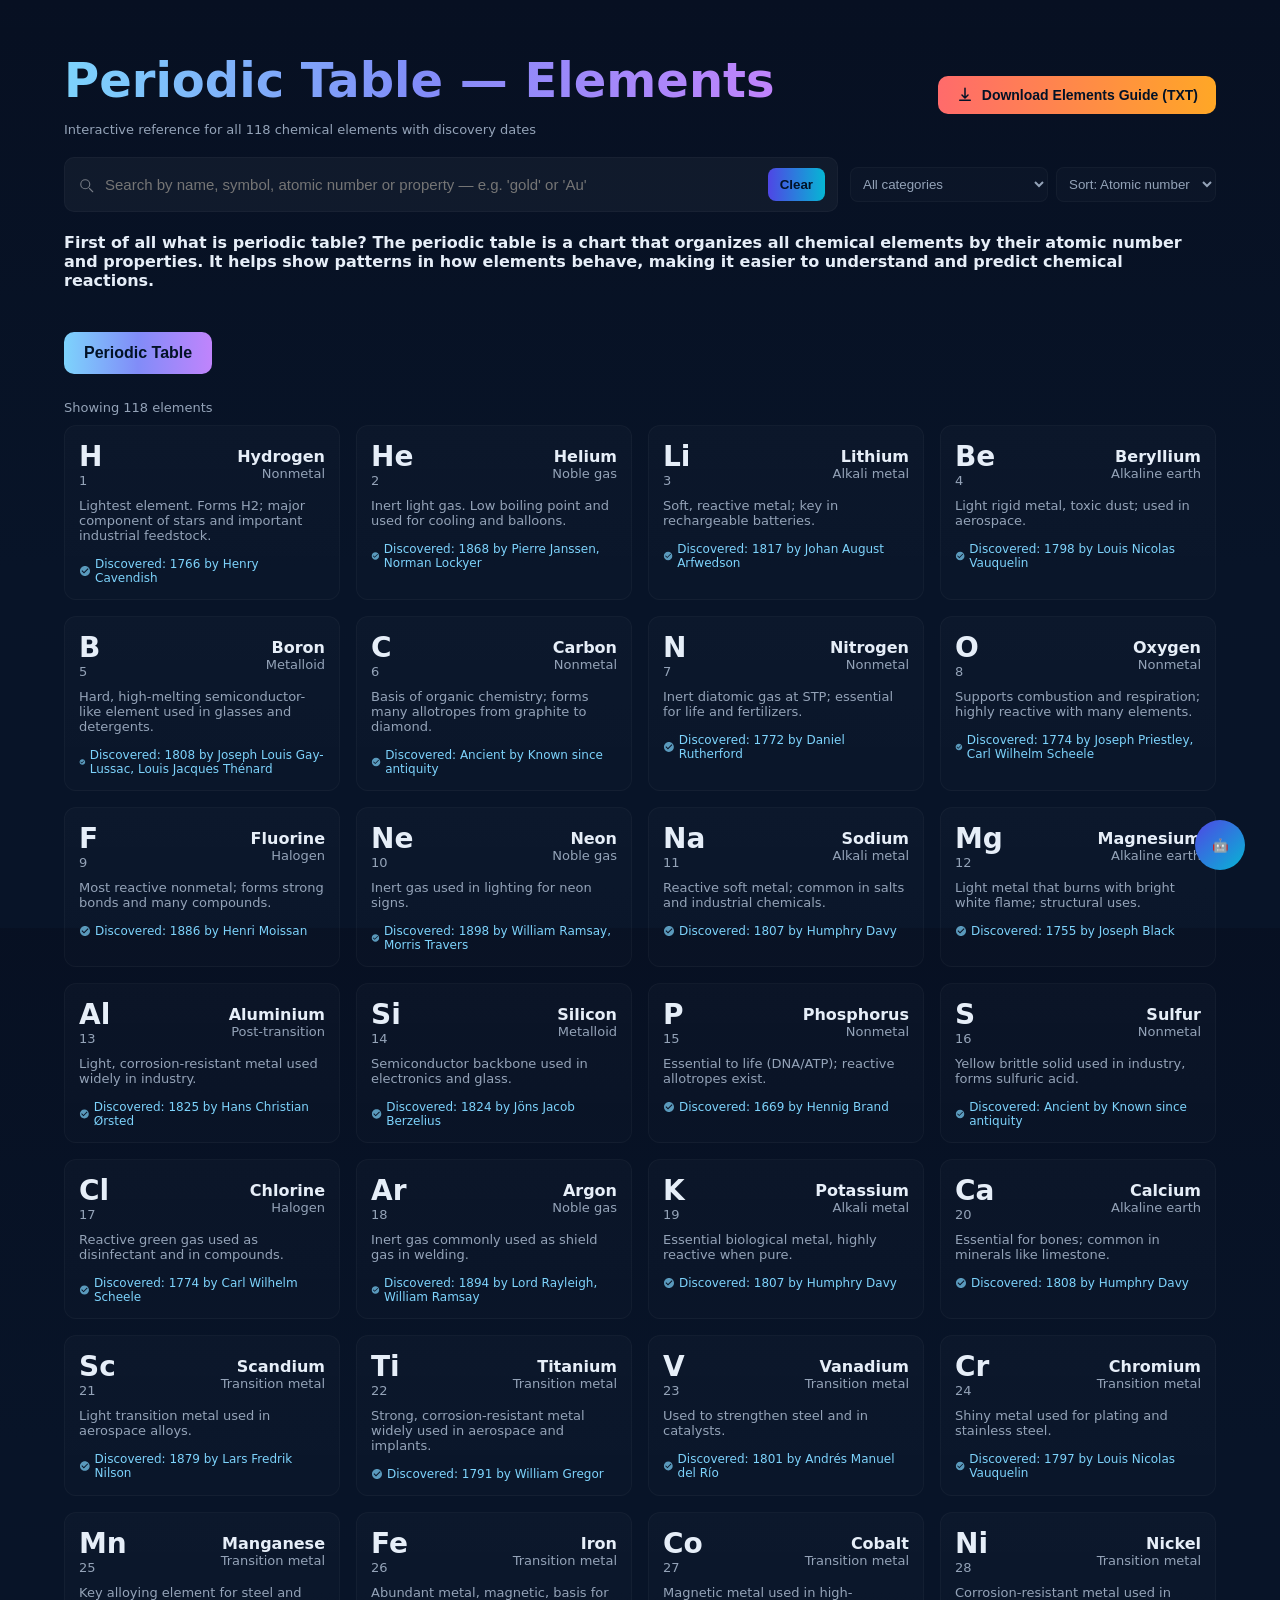
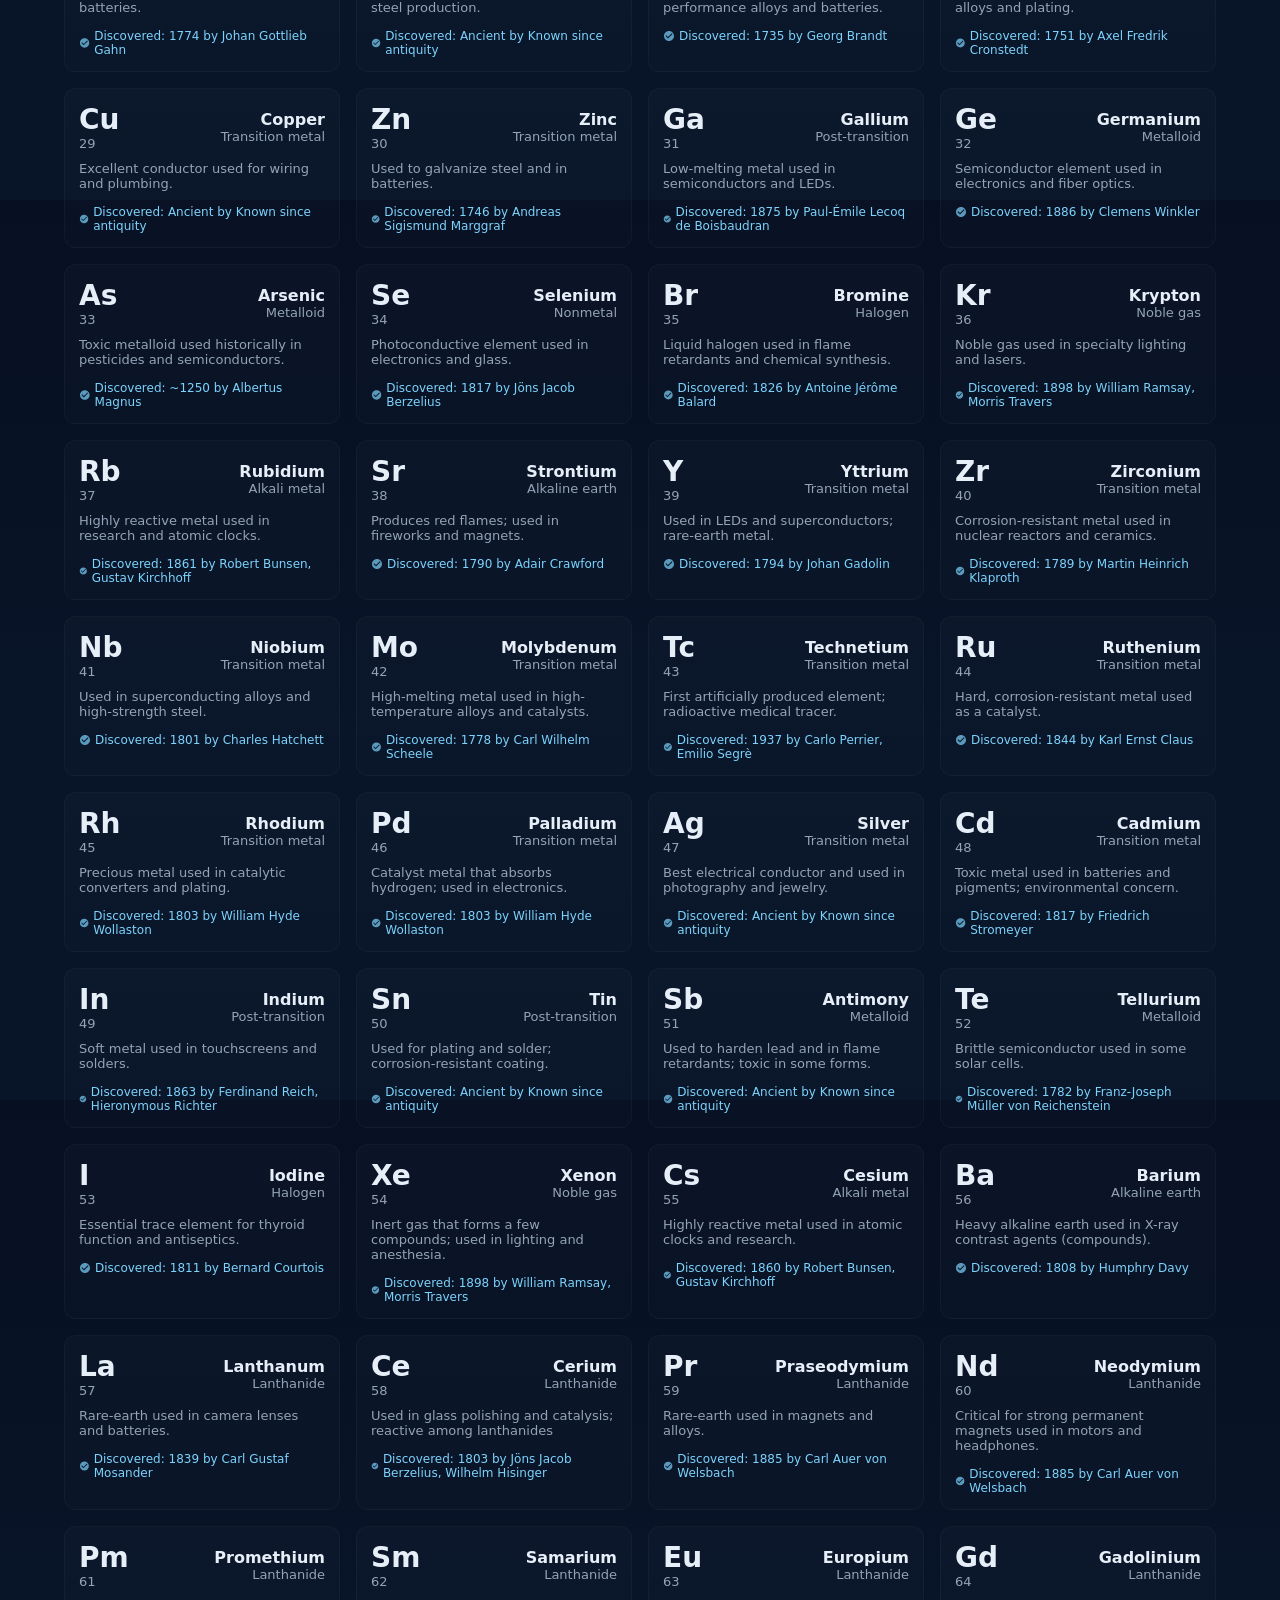
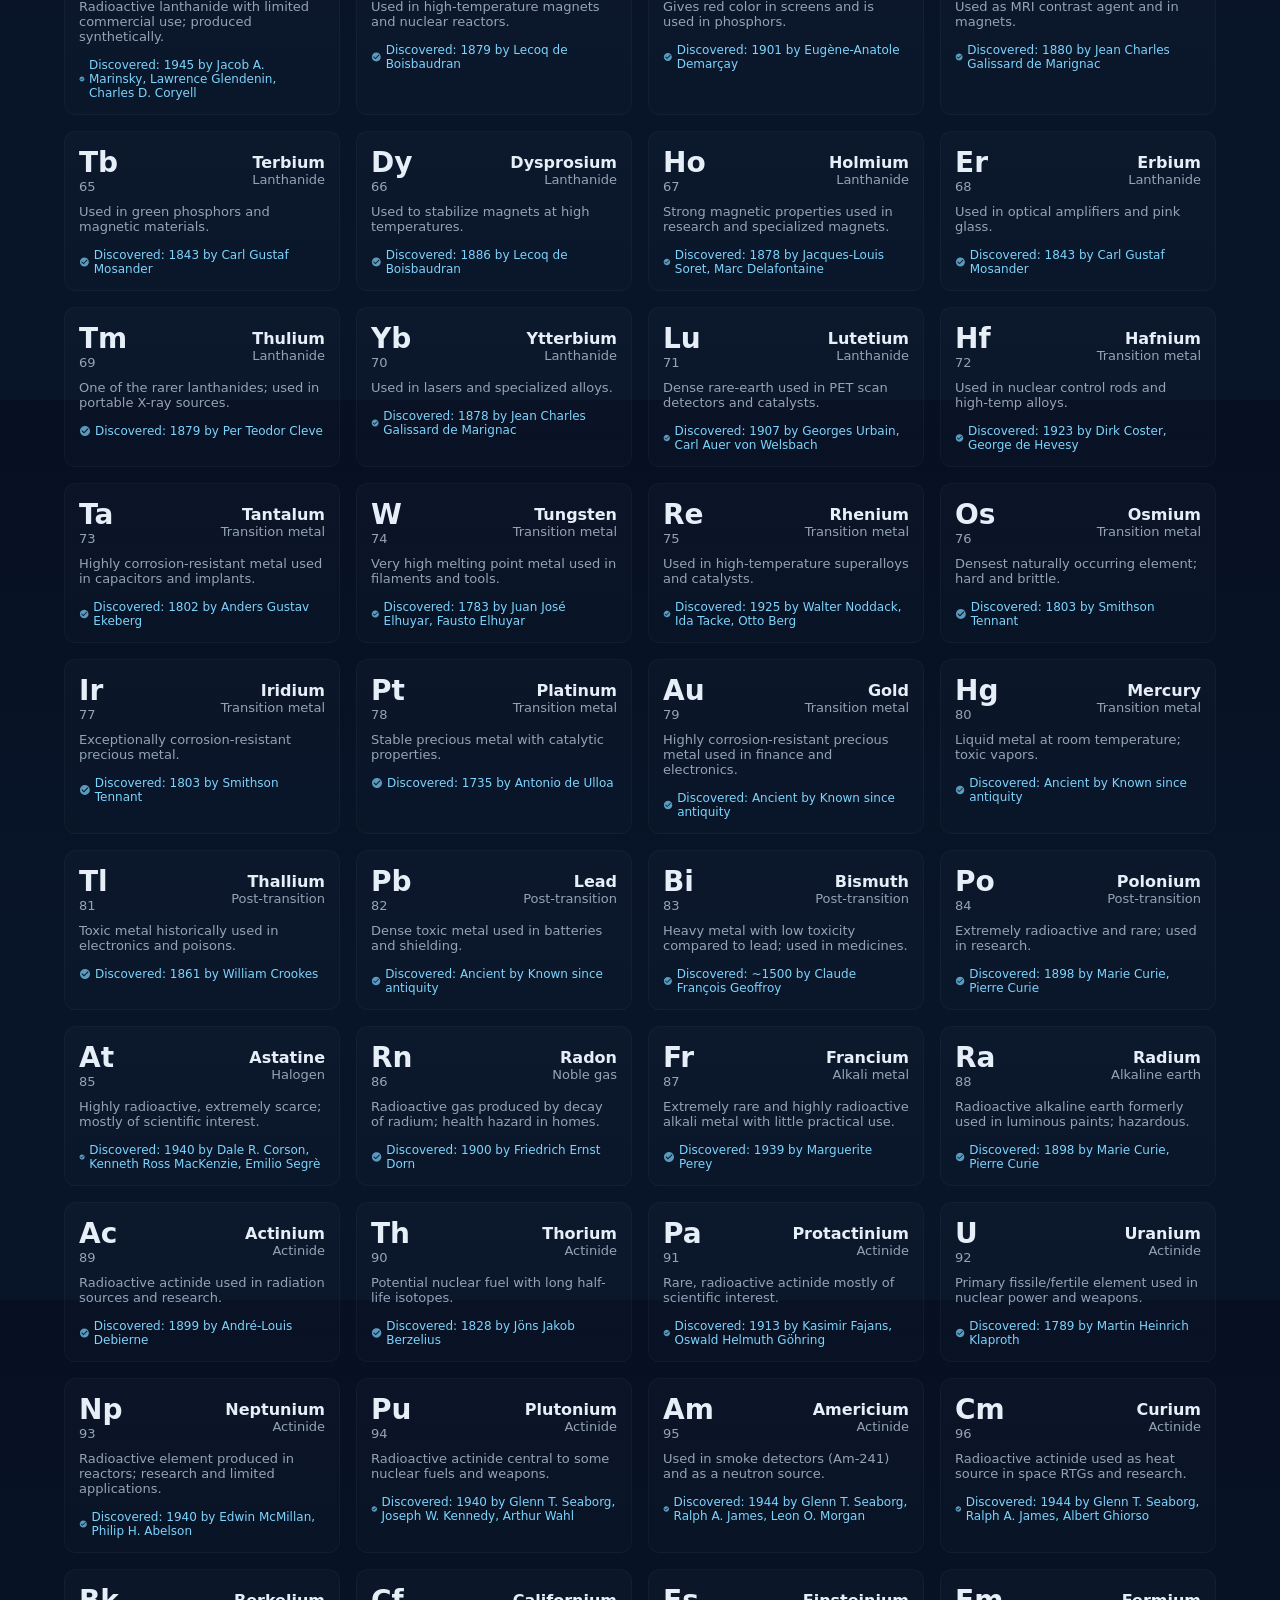
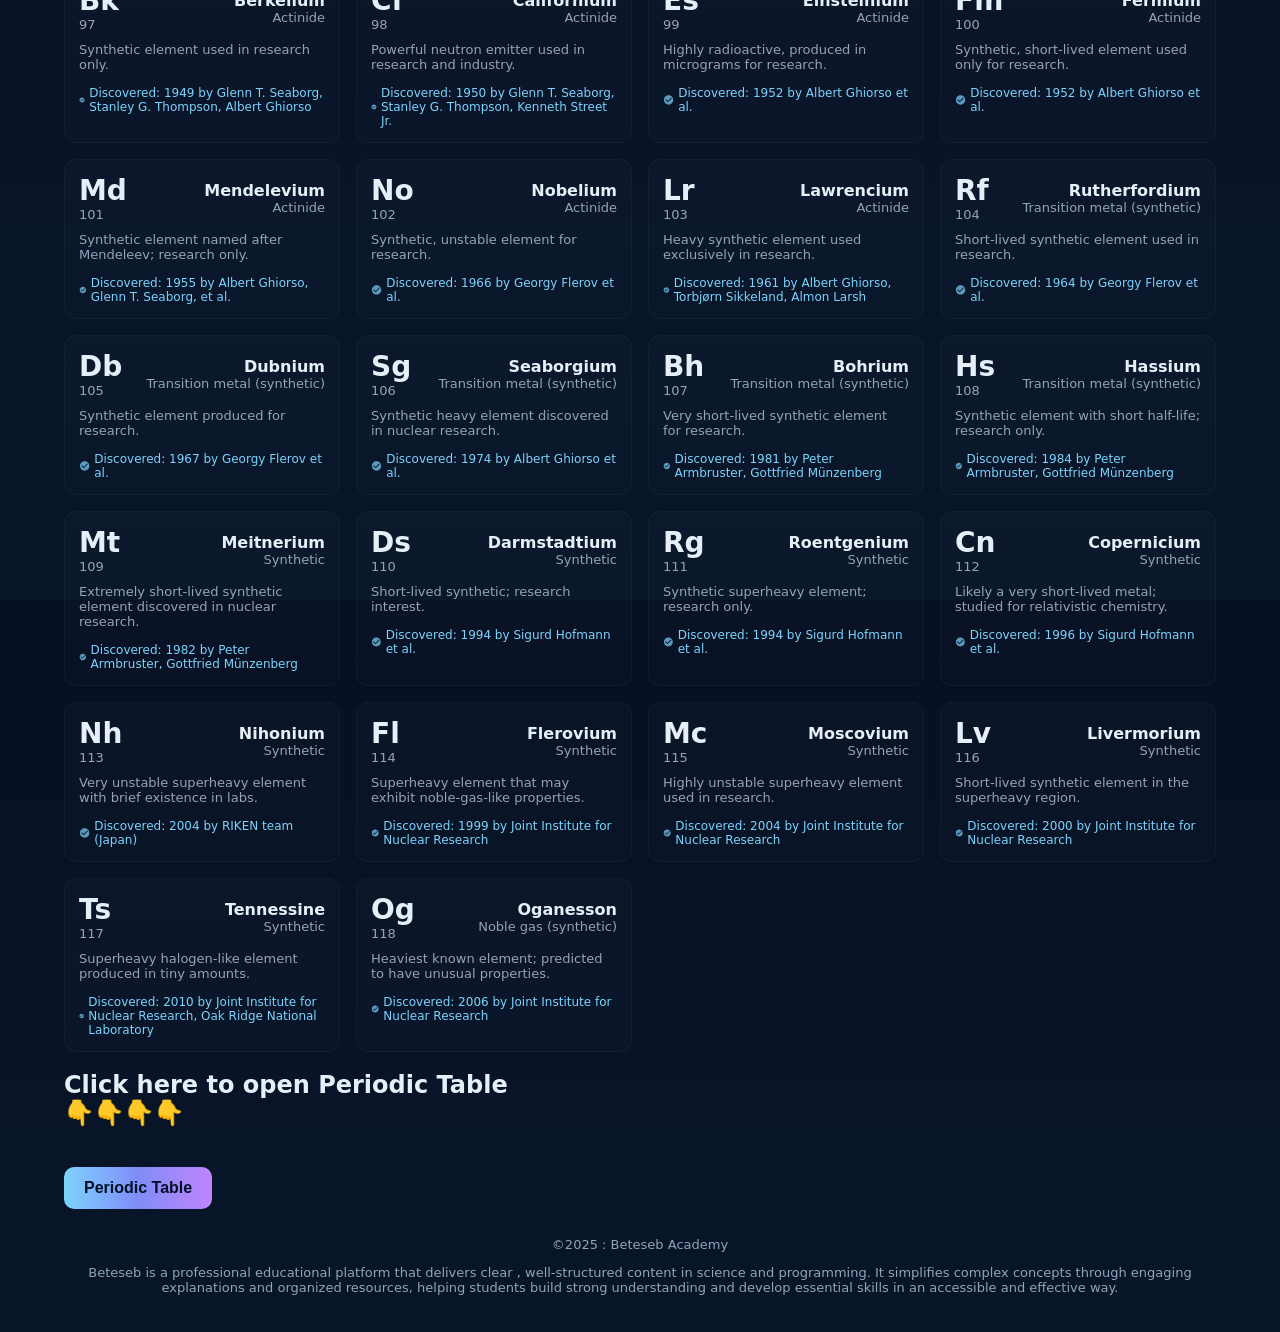
<file: index.html>
<!doctype html>
<html lang="en">
<head>
  <meta charset="utf-8" />
  <meta name="viewport" content="width=device-width,initial-scale=1" />
  <title>Beteseb Academy - Periodic Table</title>
  <meta name="description" content="Comprehensive reference for all 118 chemical elements with discovery dates. Search, filter and view professional element cards and detailed facts." />
  <link rel="stylesheet" href="style.css" />
</head>
<body>
  <div class="wrap">
    <header>
      <div class="brand">
        <div>
          <h1>Periodic Table — Elements</h1>
          <p class="lead">Interactive reference for all 118 chemical elements with discovery dates</p>
        </div>
      </div>
      
      <!-- PDF Download Button -->
      <button id="downloadPdf" class="pdf-btn">
        <svg xmlns="http://www.w3.org/2000/svg" viewBox="0 0 24 24" fill="currentColor">
          <path d="M12 2a1 1 0 0 1 1 1v10.586l2.293-2.293a1 1 0 1 1 1.414 1.414l-4 4a1 1 0 0 1-1.414 0l-4-4a1 1 0 1 1 1.414-1.414L11 13.586V3a1 1 0 0 1 1-1zM5 18a1 1 0 1 0 0 2h14a1 1 0 1 0 0-2H5z"/>
        </svg>
        Download Elements Guide (TXT)
      </button>
    </header>

    <div class="controls">
      <div class="search" role="search">
        <svg width="18" height="18" viewBox="0 0 24 24" fill="none" style="opacity:0.7;margin-right:8px"><path d="M21 21l-4.35-4.35" stroke="white" stroke-opacity="0.6" stroke-width="1.5" stroke-linecap="round" stroke-linejoin="round"></path><circle cx="11" cy="11" r="6" stroke="white" stroke-opacity="0.6" stroke-width="1.5"></circle></svg>
        <input id="searchInput" placeholder="Search by name, symbol, atomic number or property — e.g. 'gold' or 'Au'" aria-label="Search elements" />
        <button id="clearBtn" class="btn" style="margin-left:12px">Clear</button>
      </div>

      <div class="filters">
        <select id="categoryFilter" class="select" aria-label="Filter by category">
          <option value="all">All categories</option>
        </select>
        <select id="sortSelect" class="select" aria-label="Sort elements">
          <option value="number">Sort: Atomic number</option>
          <option value="name">Sort: Name (A–Z)</option>
          <option value="symbol">Sort: Symbol (A–Z)</option>
          <option value="discovery">Sort: Discovery Year</option>
        </select>
      </div>
    </div>
    <h4 id="pop"> First of all what is periodic table? The periodic table is a chart that organizes all chemical elements by their atomic number and properties.
       It helps show patterns in how elements behave, making it easier to understand and predict chemical reactions.
</h4>
    <a href="Perodic-table.html">
      <button type="button" class="bbtn">Periodic Table</button>
    </a>
    
    <main>
      <div id="resultCount" class="search-hint" style="margin-bottom:10px">Loading 118 elements...</div>
      <div id="grid" class="grid" role="list"></div>
    </main>
    
    <h2>Click here to open Periodic Table<br>👇👇👇👇</h2>
    <a href="Perodic-table.html">
      <button type="button" class="bbtn">Periodic Table</button>
    </a>
    
    <footer>©️2025 : Beteseb Academy<br>
     <p id="pp"> Beteseb is a professional educational platform that delivers clear
      , well-structured content in science and programming.
       It simplifies complex concepts through engaging explanations and organized resources,
 helping students build strong understanding and develop essential skills in an accessible and effective way.
     </p>

    </footer>
  </div>

  <!-- Modal -->
  <div id="modalBackdrop" class="modal-backdrop" role="dialog" aria-hidden="true">
    <div class="modal" role="document">
      <div class="modal-grid">
        <div style="display:flex;flex-direction:column;align-items:flex-start;gap:8px">
          <div class="big-symbol" id="modalSymbol">H</div>
          <div class="chip" id="modalNumber">1</div>
          <div class="chip" id="modalCategory">Nonmetal</div>
          <div class="chip" id="modalDiscovery">Discovered: 1766</div>
        </div>
        
        <div>
          <h2 id="modalName">Hydrogen (H)</h2>
          <div class="discovery-info" id="modalDiscoverer">
            <svg xmlns="http://www.w3.org/2000/svg" viewBox="0 0 24 24" fill="currentColor">
              <path d="M12 2C6.48 2 2 6.48 2 12s4.48 10 10 10 10-4.48 10-10S17.52 2 12 2zm-2 15l-5-5 1.41-1.41L10 14.17l7.59-7.59L19 8l-9 9z"/>
            </svg>
            Discovered by: Henry Cavendish
          </div>
          <div class="facts" id="modalSummary">Summary content</div>
          <hr style="margin:12px 0;border-color:rgba(255,255,255,0.03)" />
          <div style="display:flex;gap:8px;flex-wrap:wrap">
            <div class="chip" id="modalCan">Can: form water, fuel</div>
            <div class="chip" id="modalCannot">Cannot: exist monatomic</div>
          </div>
        </div>
      </div>
      <div style="display:flex;justify-content:flex-end;margin-top:14px">
        <button id="closeModal" class="btn">Close</button>
      </div>
    </div>
  </div>

  <!-- AI Chatbot -->
  <button class="chatbot-toggler will-change-transform">
    <span>🤖</span>
    <span>✕</span>
  </button>
  
  <div class="chatbot will-change-opacity">
    <header>
      <h2>Chemistry AI Assistant</h2>
      <span class="close-btn">✕</span>
    </header>
    
    <div class="chatbox">
      <div class="chat incoming">
        <span>🧪</span>
        <p>Hello! I'm your Chemistry AI Assistant. I have access to all 118 elements on this website. Ask me anything about any element! For example: "Tell me everything about Hydrogen" or "What is the discovery date of Gold?"</p>
      </div>
    </div>  
    <div class="chat-input">
      <textarea placeholder="Ask a question about any elements that are found on this website..." required></textarea>
      
      <div class="input-buttons">
        <!-- Camera/Upload Button -->
        <span class="camera-btn" title="Upload photo">🖼️</span>
        <!-- Send Button -->
        <span id="send-btn">➤</span>
      </div>
    </div>
    
    <!-- Hidden file input for photo upload -->
    <input type="file" id="photoUpload" accept="image/*" capture="environment" class="hidden-file-input" />
  </div>
<script src="script.js"></script>
</body>
</html>
</file>
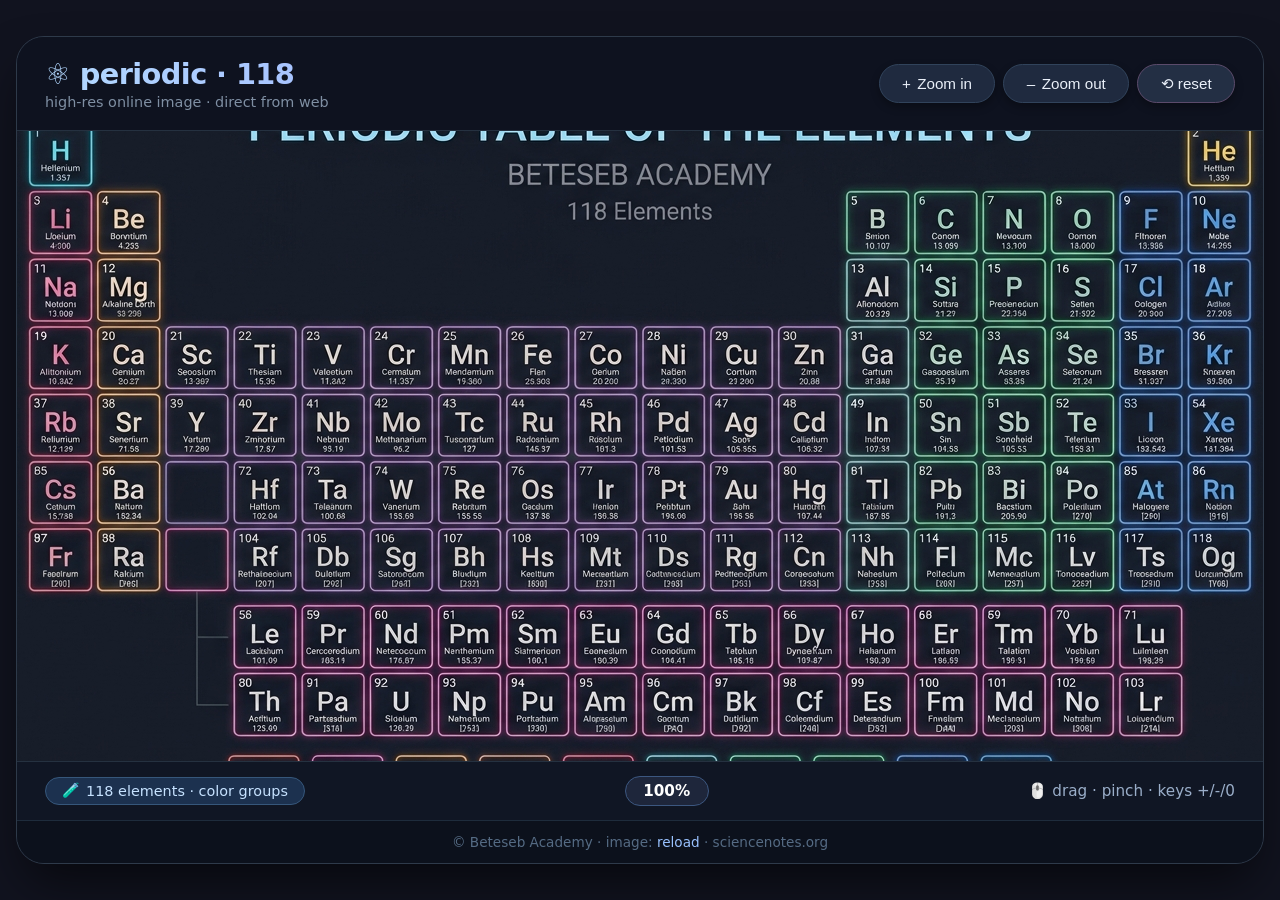
<file: Perodic-table.html>
<!DOCTYPE html>
<html lang="en">
<head>
  <meta charset="UTF-8">
  <meta name="viewport" content="width=device-width, initial-scale=1.0">
  <title>Periodic table – Beteseb Academy</title>
  <link rel="stylesheet" href="perodic.css">
</head>
<body>
<div class="card">
  <div class="toolbar">
    <div class="title">
      <h1>⚛️ periodic · 118</h1>
      <p>high‑res online image · direct from web</p>
    </div>
    <div class="controls">
      <button class="btn" id="zoomInBtn"><span>+</span> Zoom in</button>
      <button class="btn" id="zoomOutBtn"><span>–</span> Zoom out</button>
      <button class="btn reset" id="resetBtn">⟲ reset</button>
    </div>
  </div>

  <!-- image container: pan & zoom -->
  <div class="image-stage" id="imageStage">
    <img id="periodic-img"
         src="periodic.png"
         alt="Your periodic table image"
         draggable="false">

    <div class="loading-message" id="loadingMsg" style="display: none;">🌍 loading from web …</div>
    <!-- error placeholder injected by js if needed -->
  </div>

  <div class="status-bar">
    <span class="badge"><span>🧪</span> 118 elements · color groups</span>
    <span class="zoom-level" id="zoomDisplay">100%</span>
    <span>🖱️ drag · pinch · keys +/-/0</span>
  </div>
  <div class="footer-note">
    © Beteseb Academy · image: <a href="#" id="reloadLink">reload</a> · sciencenotes.org
  </div>
</div>

<script src="perodic.js"></script>

</body>
</html>
</file>
<file: style.css>
:root{
      --bg:#1b1e32;--card:#1b1a3b;--muted:#94a3b8;--accent:#4f46e5;--glass:rgba(255,255,255,0.04);
      --fw-sans: 'Inter', system-ui, -apple-system, 'Segoe UI', Roboto, 'Helvetica Neue', Arial;
    }
    *{box-sizing:border-box}
    html,body{height:100%;margin:0;font-family:var(--fw-sans);background:linear-gradient(180deg,#071022 0%, #081428 60%);color:#e6eef8}
    .wrap{max-width:1200px;margin:28px auto;padding:24px}
    header{display:flex;gap:20px;align-items:center;justify-content:space-between}
    .brand{display:flex;gap:14px;align-items:center}
    .logo{width:56px;height:56px;border-radius:10px;background:linear-gradient(135deg,var(--accent),#06b6d4);display:flex;align-items:center;justify-content:center;font-weight:700;font-size:20px;color:white;box-shadow:0 8px 30px rgba(79,70,229,0.16)}
    h1{margin:0;font-size:20px}
    p.lead{margin:0;color:var(--muted);font-size:13px}

    .controls{display:flex;gap:12px;align-items:center;margin-top:20px}
    .search{flex:1;display:flex;align-items:center;background:var(--glass);padding:10px 12px;border-radius:10px;border:1px solid rgba(255,255,255,0.03)}
    .search input{flex:1;background:transparent;border:0;outline:none;color:inherit;font-size:15px}
    .filters{display:flex;gap:8px;align-items:center}
    .select{background:rgba(255,255,255,0.02);padding:8px;border-radius:8px;border:1px solid rgba(255,255,255,0.03);color:var(--muted)}
    .btn{background:linear-gradient(90deg,var(--accent),#06b6d4);padding:9px 12px;border-radius:8px;border:none;color:#021227;font-weight:600;cursor:pointer}

    main{margin-top:26px}
    .grid{display:grid;grid-template-columns:repeat(4,1fr);gap:16px}
    @media (max-width:1000px){.grid{grid-template-columns:repeat(3,1fr)}}
    @media (max-width:720px){.grid{grid-template-columns:repeat(2,1fr)}}
    @media (max-width:420px){.grid{grid-template-columns:1fr}}

    .card{background:linear-gradient(180deg, rgba(255,255,255,0.02), rgba(255,255,255,0.01));border-radius:12px;padding:14px;border:1px solid rgba(255,255,255,0.03);cursor:pointer;display:flex;flex-direction:column;gap:10px;transition:transform .14s ease, box-shadow .14s}
    .card:hover{transform:translateY(-6px);box-shadow:0 10px 30px rgba(2,6,23,0.6)}
    .card .top{display:flex;align-items:center;justify-content:space-between}
    .symbol{font-size:28px;font-weight:700}
    .number{color:var(--muted);font-size:13px}
    .name{font-weight:600}
    .meta{font-size:13px;color:var(--muted)}

    footer{margin-top:28px;color:var(--muted);font-size:13px;text-align:center}

    /* Modal */
    .modal-backdrop{position:fixed;inset:0;background:linear-gradient(180deg,rgba(2,6,23,0.6),rgba(2,6,23,0.86));display:none;align-items:center;justify-content:center;padding:20px}
    .modal{background:#071021;border-radius:12px;padding:20px;max-width:820px;width:100%;box-shadow:0 20px 60px rgba(2,6,23,0.7);border:1px solid rgba(255,255,255,0.03)}
    .modal .modal-grid{display:grid;grid-template-columns:120px 1fr;gap:14px}
    .big-symbol{font-size:52px;font-weight:800}
    .modal .facts{color:var(--muted);font-size:14px}

    .chip{padding:6px 8px;border-radius:10px;background:rgba(255,255,255,0.02);border:1px solid rgba(255,255,255,0.03);font-size:13px;color:var(--muted)}
    .search-hint{font-size:13px;color:var(--muted)}

    /* accessible focus */
    .card:focus{outline:3px solid rgba(79,70,229,0.18)}

    /* small utilities */
    .row{display:flex;gap:10px;align-items:center}
 
    h1 {
      font-size: 48px;
      font-weight: 800;
      background: linear-gradient(90deg, #7dd3fc, #818cf8, #c084fc);
      -webkit-background-clip: text;
      -webkit-text-fill-color: transparent;
      margin: 0 0 14px;
    }
    
    .bbtn {
      background: linear-gradient(90deg, #7dd3fc, #818cf8, #c084fc);
      padding: 12px 20px;
      border-radius: 10px;
      border: none;
      color: #021227;
      font-weight: 700;
      font-size: 16px;
      cursor: pointer;
      margin-top: 20px;
      transition: all 0.4s ease;
    }

    .bbtn:hover {
      background: linear-gradient(90deg, #c084fc, #818cf8, #7dd3fc);
      transform: translateY(-3px);
      box-shadow: 0 4px 15px rgba(0, 0, 0, 0.3);
    }

    .bbtn:active {
      transform: translateY(0);
      box-shadow: 0 2px 8px rgba(0, 0, 0, 0.2);
    }

    /* PDF Download Button */
    .pdf-btn {
      background: linear-gradient(90deg, #ff6b6b, #ffa726);
      padding: 10px 18px;
      border-radius: 10px;
      border: none;
      color: #021227;
      font-weight: 700;
      font-size: 14px;
      cursor: pointer;
      display: flex;
      align-items: center;
      gap: 8px;
      transition: all 0.3s ease;
    }

    .pdf-btn:hover {
      background: linear-gradient(90deg, #ffa726, #ff6b6b);
      transform: translateY(-2px);
      box-shadow: 0 4px 12px rgba(255, 107, 107, 0.3);
    }

    .pdf-btn svg {
      width: 18px;
      height: 18px;
    }

    /* Chatbot Styles */
    .chatbot-toggler {
      position: fixed;
      bottom: 30px;
      right: 35px;
      outline: none;
      border: none;
      height: 50px;
      width: 50px;
      display: flex;
      cursor: pointer;
      align-items: center;
      justify-content: center;
      border-radius: 50%;
      background: linear-gradient(135deg, var(--accent), #06b6d4);
      transition: all 0.2s ease;
      z-index: 1000;
    }
    
    .chatbot-toggler span {
      color: #fff;
      position: absolute;
    }
    
    .chatbot-toggler:hover {
      transform: scale(1.1);
    }
    
    .show-chatbot .chatbot-toggler {
      transform: rotate(90deg);
    }
    
    .chatbot-toggler span:last-child,
    .show-chatbot .chatbot-toggler span:first-child  {
      opacity: 0;
    }
    
    .show-chatbot .chatbot-toggler span:last-child {
      opacity: 1;
    }
    
    .chatbot {
      position: fixed;
      right: 35px;
      bottom: 90px;
      width: 420px;
      background: #071021;
      border-radius: 15px;
      overflow: hidden;
      opacity: 0;
      pointer-events: none;
      transform: scale(0.5);
      transform-origin: bottom right;
      box-shadow: 0 0 128px 0 rgba(0,0,0,0.1),
                  0 32px 64px -48px rgba(0,0,0,0.5);
      transition: all 0.1s ease;
      border: 1px solid rgba(255,255,255,0.03);
      z-index: 1000;
    }
    
    .show-chatbot .chatbot {
      opacity: 1;
      pointer-events: auto;
      transform: scale(1);
    }
    
    .chatbot header {
      display: flex;
      align-items: center;
      justify-content: space-between;
      padding: 16px 20px;
      background: rgba(79,70,229,0.1);
      border-bottom: 1px solid rgba(255,255,255,0.03);
    }
    
    .chatbot header h2 {
      font-size: 1.4rem;
      color: #fff;
      margin: 0;
    }
    
    .chatbot header span {
      cursor: pointer;
      height: 40px;
      width: 40px;
      border-radius: 50%;
      display: flex;
      align-items: center;
      justify-content: center;
      background: transparent;
      transition: all 0.2s ease;
    }
    
    .chatbot header span:hover {
      background: rgba(255,255,255,0.05);
    }
    
    .chatbox {
      height: 400px;
      overflow-y: auto;
      padding: 15px 20px 70px;
      scrollbar-width: thin;
      scrollbar-color: var(--accent) transparent;
    }
    
    .chatbox::-webkit-scrollbar {
      width: 6px;
    }
    
    .chatbox::-webkit-scrollbar-track {
      background: transparent;
    }
    
    .chatbox::-webkit-scrollbar-thumb {
      background: var(--accent);
      border-radius: 3px;
    }
    
    .chatbox .chat {
      display: flex;
      gap: 10px;
      margin-bottom: 15px;
    }
    
    .chatbox .chat p {
      color: #fff;
      font-size: 0.95rem;
      white-space: pre-wrap;
      padding: 12px 16px;
      border-radius: 10px 10px 0 10px;
      background: rgba(79,70,229,0.15);
      max-width: 75%;
      line-height: 1.5;
    }
    
    .chatbox .incoming p {
      color: #e6eef8;
      background: rgba(255,255,255,0.05);
      border-radius: 10px 10px 10px 0;
    }
    
    .chatbox .outgoing {
      justify-content: flex-end;
    }
    
    .chatbox .incoming span {
      height: 32px;
      width: 32px;
      color: #fff;
      align-self: flex-end;
      background: linear-gradient(135deg, var(--accent), #06b6d4);
      border-radius: 50%;
      display: flex;
      align-items: center;
      justify-content: center;
      font-weight: bold;
      font-size: 0.9rem;
    }
    
    .chat-input {
      position: absolute;
      bottom: 0;
      width: 100%;
      display: flex;
      gap: 5px;
      background: rgba(255,255,255,0.02);
      padding: 5px 20px;
      border-top: 1px solid rgba(255,255,255,0.03);
    }
    
    .chat-input textarea {
      height: 55px;
      width: 100%;
      border: none;
      outline: none;
      resize: none;
      max-height: 180px;
      padding: 16px 15px 16px 0;
      font-size: 0.95rem;
      background: transparent;
      color: #fff;
    }
    
    .chat-input textarea::placeholder {
      color: #94a3b8;
    }
    
    .chat-input .input-buttons {
      display: flex;
      align-items: flex-end;
      gap: 8px;
      height: 55px;
    }
    
    .chat-input .input-buttons span {
      align-self: flex-end;
      height: 55px;
      line-height: 55px;
      color: var(--accent);
      font-size: 1.35rem;
      cursor: pointer;
      visibility: hidden;
    }
    
    .chat-input .input-buttons .camera-btn {
      font-size: 1.25rem;
      color: #7dd3fc;
      visibility: visible;
      transition: all 0.2s ease;
    }
    
    .chat-input .input-buttons .camera-btn:hover {
      color: #818cf8;
      transform: scale(1.1);
    }
    
    .chat-input textarea:valid ~ .input-buttons #send-btn {
      visibility: visible;
    }
    
    .typing-animation {
      display: flex;
      padding: 12px 16px;
      gap: 5px;
      background: rgba(255,255,255,0.05);
      border-radius: 10px 10px 10px 0;
      max-width: 75%;
    }
    
    .typing-animation .typing-dot {
      height: 8px;
      width: 8px;
      opacity: 0.7;
      border-radius: 50%;
      background: var(--accent);
      animation: typingBounce 1.4s var(--delay) infinite ease-in-out;
    }
    
    @keyframes typingBounce {
      0%, 60%, 100% {
        transform: translateY(0);
      }
      30% {
        transform: translateY(-10px);
        opacity: 1;
      }
    }
    
    /* Photo Preview Styles */
    .photo-preview {
      max-width: 200px;
      max-height: 150px;
      border-radius: 8px;
      margin-top: 8px;
      border: 1px solid rgba(255,255,255,0.1);
      display: none;
    }
    
    .photo-preview.visible {
      display: block;
    }
    
    .uploaded-photo-message {
      font-size: 0.85rem;
      color: #7dd3fc;
      margin-top: 5px;
      display: flex;
      align-items: center;
      gap: 5px;
    }
    
    .uploaded-photo-message svg {
      width: 14px;
      height: 14px;
    }
    
    /* Hidden file input */
    .hidden-file-input {
      display: none;
    }
    
    @media (max-width: 490px) {
      .chatbot-toggler {
        right: 20px;
        bottom: 20px;
      }
      
      .chatbot {
        right: 0;
        bottom: 0;
        height: 100%;
        border-radius: 0;
        width: 100%;
      }
      
      .chatbox {
        height: calc(100% - 110px);
      }
      
      .photo-preview {
        max-width: 150px;
        max-height: 120px;
      }
    }

    /* Discovery Date Styles */
    .discovery-info {
      font-size: 12px;
      color: #7dd3fc;
      margin-top: 4px;
      display: flex;
      align-items: center;
      gap: 4px;
    }
    
    .discovery-info svg {
      width: 12px;
      height: 12px;
      opacity: 0.7;
    }
    
    /* Performance optimizations */
    .will-change-transform {
      will-change: transform;
    }
    
    .will-change-opacity {
      will-change: opacity;
    }
    
    /* Element Stats in Chat */
    .element-highlight {
      color: #7dd3fc;
      font-weight: 600;
    }
    
    .chat-response-stats {
      background: rgba(79,70,229,0.1);
      padding: 8px 12px;
      border-radius: 8px;
      margin-top: 8px;
      font-size: 0.9rem;
      border-left: 3px solid var(--accent);
    }
</file>
<file: perodic.css>
/* minimal, clean, professional — no local image, pure online high‑res */
    * {
      margin: 0;
      padding: 0;
      box-sizing: border-box;
    }

    body {
      background: #11131f;
      font-family: system-ui, -apple-system, 'Segoe UI', Roboto, sans-serif;
      min-height: 100vh;
      display: flex;
      align-items: center;
      justify-content: center;
      padding: 1rem;
    }

    .card {
      max-width: 1400px;
      width: 100%;
      background: #161b2b;
      border-radius: 1.75rem;
      box-shadow: 0 25px 50px -10px rgba(0, 0, 0, 0.6);
      overflow: hidden;
      border: 1px solid #2e3a4a;
    }

    .toolbar {
      display: flex;
      flex-wrap: wrap;
      align-items: center;
      justify-content: space-between;
      gap: 1rem;
      padding: 1.25rem 1.75rem;
      background: #0e121f;
      border-bottom: 1px solid #253140;
    }

    .title h1 {
      font-size: 1.8rem;
      font-weight: 600;
      background: linear-gradient(to right, #b3d9ff, #a6c1ff);
      -webkit-background-clip: text;
      -webkit-text-fill-color: transparent;
      letter-spacing: -0.02em;
    }

    .title p {
      color: #7f8fa3;
      font-size: 0.9rem;
      margin-top: 0.15rem;
    }

    .controls {
      display: flex;
      gap: 0.5rem;
    }

    .btn {
      background: #1f2a3f;
      border: none;
      color: #eaf0f9;
      font-size: 0.95rem;
      font-weight: 500;
      padding: 0.6rem 1.4rem;
      border-radius: 2.5rem;
      display: inline-flex;
      align-items: center;
      gap: 0.4rem;
      cursor: pointer;
      border: 1px solid #31435b;
      transition: 0.2s;
      box-shadow: 0 4px 8px rgba(0, 0, 0, 0.3);
    }

    .btn:hover {
      background: #2c3b57;
      border-color: #4f6c91;
      transform: scale(1.02);
    }

    .btn:active {
      transform: scale(0.98);
    }

    .btn.reset {
      background: #232f44;
      border-color: #5b4b6b;
    }

    .image-stage {
      position: relative;
      background: #0b0f18;
      overflow: auto;
      height: 70vh;
      min-height: 500px;
      display: flex;
      align-items: center;
      justify-content: center;
      scrollbar-width: thin;
      scrollbar-color: #3f5e8a #1b2333;
      cursor: grab;
    }

    .image-stage:active {
      cursor: grabbing;
    }

    .image-stage::-webkit-scrollbar {
      width: 8px;
      height: 8px;
    }
    .image-stage::-webkit-scrollbar-track {
      background: #1b2333;
    }
    .image-stage::-webkit-scrollbar-thumb {
      background: #3f5e8a;
      border-radius: 6px;
    }

    #periodic-img {
      display: block;
      max-width: none;
      transform: scale(1);
      transform-origin: center center;
      border-radius: 12px;
      box-shadow: 0 10px 30px rgba(0, 0, 0, 0.7);
      border: 2px solid #2a3f55;
      transition: transform 0.05s ease;
      pointer-events: none;  /* drag handled by container */
    }

    .status-bar {
      display: flex;
      flex-wrap: wrap;
      align-items: center;
      justify-content: space-between;
      gap: 0.8rem;
      padding: 0.9rem 1.75rem;
      background: #101624;
      border-top: 1px solid #253140;
      color: #9aaec9;
      font-size: 0.95rem;
    }

    .badge {
      background: #1c314f;
      color: #c6e2ff;
      padding: 0.3rem 1rem;
      border-radius: 30px;
      font-weight: 500;
      font-size: 0.9rem;
      display: inline-flex;
      align-items: center;
      gap: 6px;
      border: 1px solid #36577b;
    }

    .zoom-level {
      background: #1e263b;
      padding: 0.3rem 1.1rem;
      border-radius: 40px;
      font-weight: 600;
      color: white;
      border: 1px solid #3c5780;
    }

    .footer-note {
      color: #556b84;
      text-align: center;
      padding: 0.8rem;
      font-size: 0.85rem;
      background: #0c111c;
      border-top: 1px solid #1e2c3c;
    }

    .footer-note a {
      color: #99c2ff;
      text-decoration: none;
    }

    .error-message, .loading-message {
      position: absolute;
      top: 50%;
      left: 50%;
      transform: translate(-50%, -50%);
      background: #1a1f30f2;
      backdrop-filter: blur(6px);
      color: white;
      padding: 1.2rem 2.2rem;
      border-radius: 60px;
      font-weight: 500;
      border: 1px solid #ffffff30;
      z-index: 100;
    }

    .error-message {
      border-color: #ff6b6b70;
      color: #ffc9c9;
    }
   #pop{
  color: rgb(125, 121, 121)
   }
</file>
